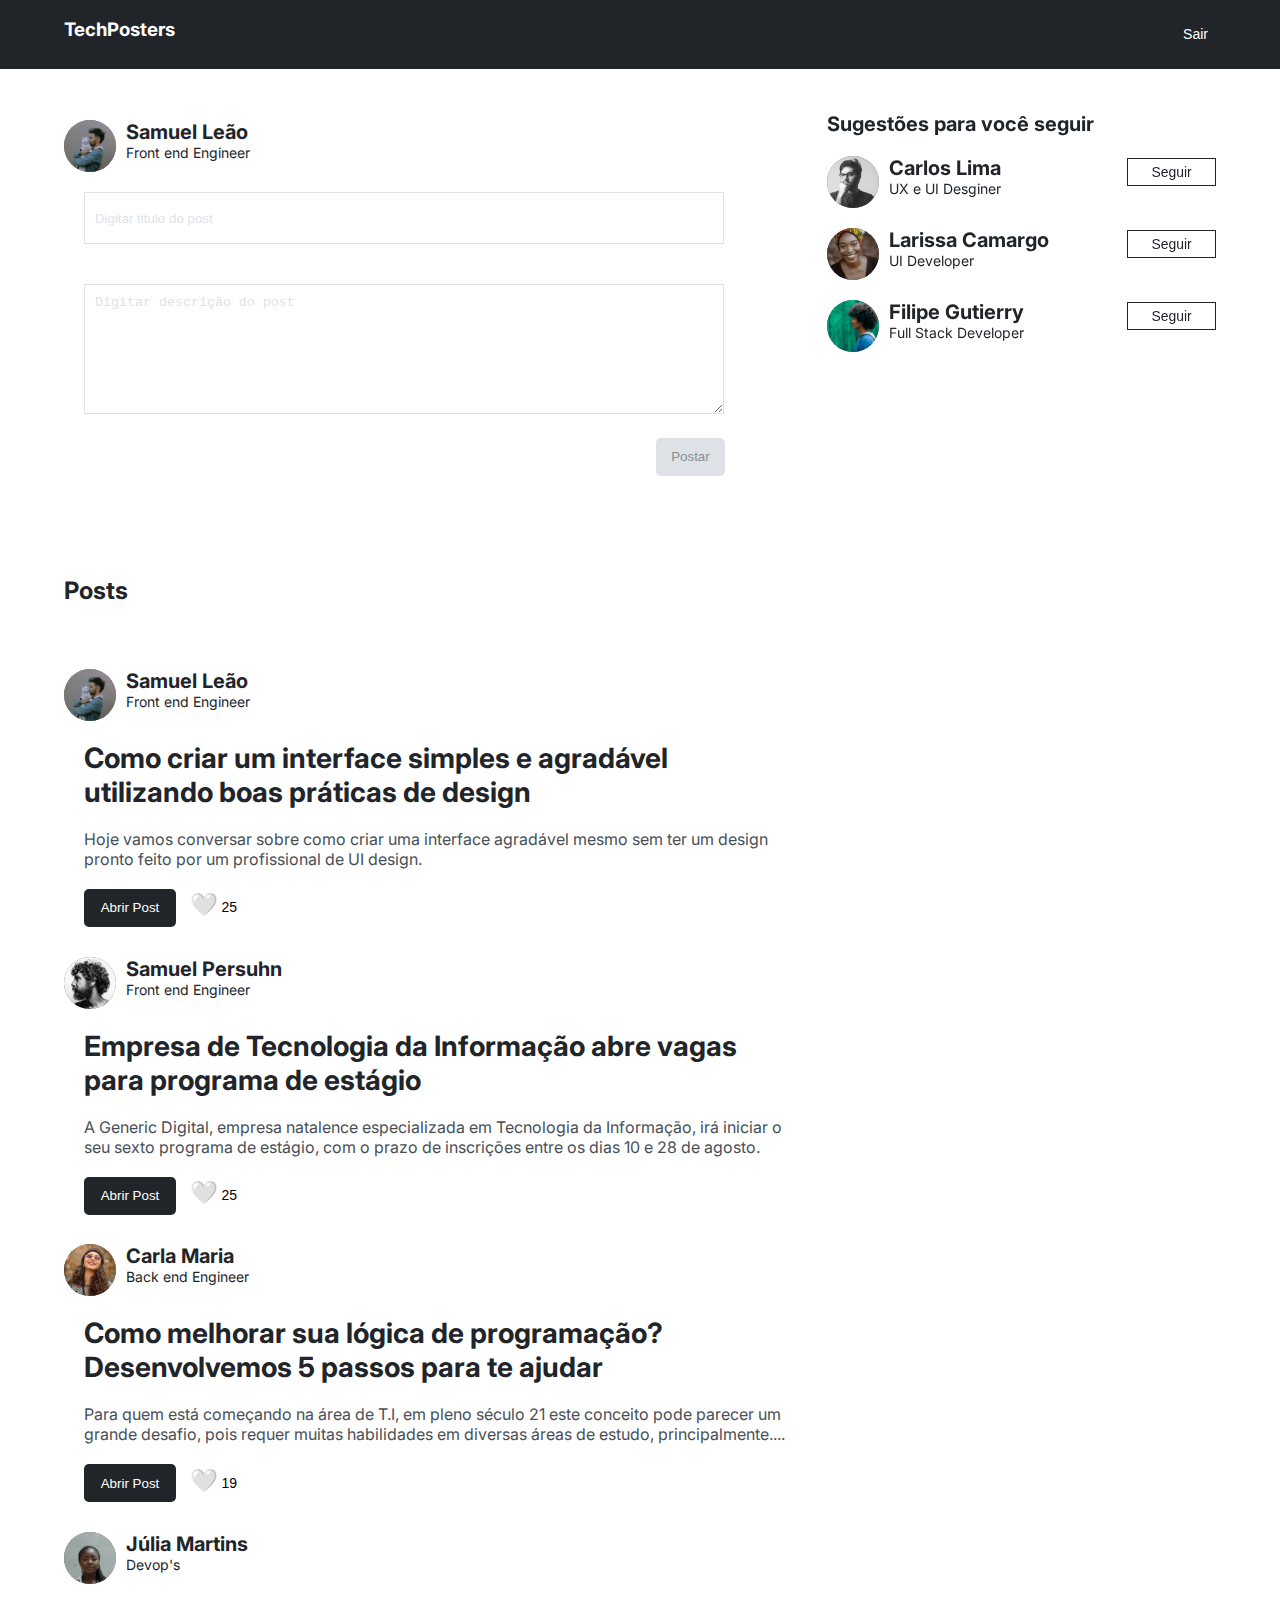
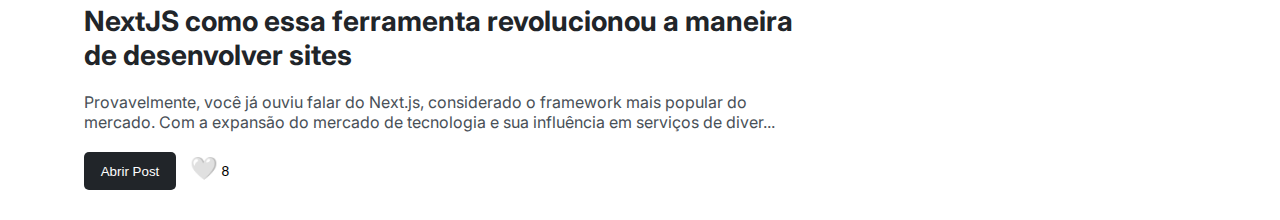
<file: index.html>
<!DOCTYPE html>
<html lang="pt-br">
  <head>
    <meta charset="UTF-8" />
    <meta http-equiv="X-UA-Compatible" content="IE=edge" />
    <meta name="viewport" content="width=device-width, initial-scale=1.0" />
    <link rel="stylesheet" href="./styles/globalStyles.css" />
    <link rel="stylesheet" href="./styles/menu.css" />
    <link rel="stylesheet" href="./styles/inputs.css" />
    <link rel="stylesheet" href="./styles/modal.css">
    <link rel="stylesheet" href="./styles/buttons.css">
    <link rel="stylesheet" href="./styles/mobile.css">
    <link rel="stylesheet" href="./pages/home/style.css">
    <title>TechPosters - Rede Social</title>
  </head>
  <body>
    <header>
      <nav class="container_menu" >
        <div class="menu_items">
          <h3>TechPosters</h3>
          <div>
            <a href="#"><button class="bt_leave">Sair</button></a>
          </div>
        </div>
        </nav>
    </header>

    <section class="container">
      <div>
        <section class="pandding_top">
          <ul>
            <li>
              <div class="user">
                <img src="./assets/img/user1.svg" alt="">
                <span>
                  <h4 class="name font_size20px color_text">Samuel Leão</h4>
                  <p class="craft color_text">Front end Engineer</p>
                </span>
              </div>
              <input class="width_input margin_input pnadding_input borde_color_input" type="text"
              placeholder="Digitar titulo do post">
              <textarea class="width_input margin_input pnadding_input borde_color_input" name="descrição" placeholder="Digitar descrição do post" id="" cols="713" rows="130"></textarea>
              <button class="bt_post">Postar</button>
            </li>
          </ul>
        </section>
            
        <aside class="aside_mobile">
          <h4 class="color_text">Sugestões para você seguir</h4>
          <ul>
            <li class="container_suggestions">
              <span class="user">
                <img src="./assets/img/user3.svg" alt="">
                <span>
                  <h4 class="name font_size20px color_text">Carlos Lima</h4>
                  <p class="craft color_text">UX e UI Desginer</p>
                </span>
              </span>
              <button class="bt_follow" >Seguir</button>
            </li>
            <li class="container_suggestions">
              <span class="user">
                <img src="./assets/img/user6.svg" alt="">
                <span>
                  <h4 class="name font_size20px color_text">Larissa Camargo</h4>
                  <p class="craft color_text">UI Developer</p>
                </span>
              </span>
              <button class="bt_follow">Seguir</button>
            </li>
            <li class="container_suggestions">
              <span class="user">
                <img src="./assets/img/user7.svg" alt="">
                <span>
                  <h4 class="name font_size20px color_text">Filipe Gutierry</h4>
                  <p class="craft color_text">Full Stack Developer</p>
                </span>
              </span>
              <button class="bt_follow">Seguir</button>
            </li>
          </ul>
        </aside>

        <h2 class="margim_bottom color_text ">Posts</h2>
        <ul class="container_posts">
          <li>
            <span class="user">
              <img src="./assets/img/user1.svg" alt="">
              <span>
                <h4 class="name font_size20px color_text">Samuel Leão</h4>
                <p class="craft color_text">Front end Engineer</p>
              </span>
            </span>
            <h3 class="title_post width_text color_text">Como criar um interface simples e agradável utilizando boas práticas de design
            </h3>
            <p class="description width_text">Hoje vamos conversar sobre como criar uma interface agradável mesmo sem ter um design pronto feito por um profissional de UI design. </p>
            <button class="bt_open_post" data-modal="postSamuelLeao" >Abrir Post</button>
            <button class="bt_trasparent"> <small class="bt_heart">🤍</small> <small id="sum">25</small></button>
          </li>
          <li>
            <span class="user">
              <img src="./assets/img/user2.svg" alt="">
              <span>
                <h4 class="name font_size20px color_text">Samuel Persuhn</h4>
                <p class="craft color_text">Front end Engineer</p>
              </span>
            </span>
            <h3 class="title_post width_text color_text">Empresa de Tecnologia da Informação abre vagas para programa de estágio
            </h3>
            <p class="description width_text">A Generic Digital, empresa natalence especializada em Tecnologia da Informação, irá iniciar o seu sexto programa de estágio, com o prazo de inscrições entre os dias 10 e 28 de agosto. </p>
            <button class="bt_open_post" data-modal="postSamuel" >Abrir Post</button>
            <button class="bt_trasparent"> <small class="bt_heart">🤍</small> <small>25</small></button>
          </li>
          <li>
            <span class="user">
              <img src="./assets/img/user4.svg" alt="">
              <span>
                <h4 class="name font_size20px color_text">Carla Maria</h4>
                <p class="craft color_text">Back end Engineer</p>
              </span>
            </span>
            <h3 class="title_post width_text color_text">Como melhorar sua lógica de programação? Desenvolvemos 5 passos para te ajudar
            </h3>
            <p class="description width_text">Para quem está começando na área de T.I, em pleno século 21 este conceito pode parecer um grande desafio, pois requer muitas habilidades em diversas áreas de estudo, principalmente....</p>
            <button class="bt_open_post" data-modal="postCarla">Abrir Post</button>
            <button class="bt_trasparent"> <small class="bt_heart">🤍</small> <small>19</small></button>
          </li>
          <li>
            <span class="user">
              <img src="./assets/img/user5.svg" alt="">
              <span>
                <h4 class="name font_size20px color_text">Júlia Martins</h4>
                <p class="craft color_text">Devop's</p>
              </span>
            </span>
            <h3 class="title_post width_text color_text">NextJS como essa ferramenta revolucionou a maneira de desenvolver sites
            </h3>
            <p class="description width_text">Provavelmente, você já ouviu falar do Next.js, considerado o framework mais popular do mercado. Com a expansão do mercado de tecnologia e sua influência em serviços de diver...</p>
            <button class="bt_open_post" data-modal="postJulia" >Abrir Post</button>
            <button class="bt_trasparent"> <small class="bt_heart">🤍</small> <small>8</small></button>
          </li>
        </ul>
      </div>
        
      <aside class="aside_desktop">
        <h4 class="font_size20px color_text">Sugestões para você seguir</h4>
        <ul>
          <li class="container_suggestions">
            <span class="user">
              <img src="./assets/img/user3.svg" alt="">
              <span>
                <h4 class="name font_size20px color_text">Carlos Lima</h4>
                <p class="craft color_text">UX e UI Desginer</p>
              </span>
            </span>
            <button class="bt_follow" >Seguir</button>
          </li>
          <li class="container_suggestions">
            <span class="user">
              <img src="./assets/img/user6.svg" alt="">
              <span>
                <h4 class="name font_size20px color_text">Larissa Camargo</h4>
                <p class="craft color_text">UI Developer</p>
              </span>
            </span>
            <button class="bt_follow">Seguir</button>
          </li>
          <li class="container_suggestions">
            <span class="user">
              <img src="./assets/img/user7.svg" alt="">
              <span>
                <h4 class="name font_size20px color_text">Filipe Gutierry</h4>
                <p class="craft color_text">Full Stack Developer</p>
              </span>
            </span>
            <button class="bt_follow">Seguir</button>
          </li>
        </ul>
      </aside>

    </section>

    <div class="wrappe_modal" id="postSamuelLeao">
      <article class="container_modal">
        <div class="box_user_remove">
          <span class="user">
            <img src="./assets/img/user1.svg" alt="">
            <span>
              <h4 class="name color_text">Samuel Leão</h4>
              <p class="craft color_text">Front end Engineer</p>
            </span>
          </span>
          <span>
            <button class="buttonRemove_modal" data-modal="postSamuelLeao">X</button>
          </span>
        </div>
        <h3 class="title_post color_text">Como criar um interface simples e agradável utilizando boas práticas de design
        </h3>
        <p class="description_modal">Hoje vamos conversar sobre como criar uma interface agradável mesmo sem ter um design pronto feito por um profissional de UI design.</p>

        <p class="description_modal">Antes de iniciar a criação de qualquer projeto, busque referências de aplicações que tenham a ver com o nicho que você está desenvolvendo. Por exemplo, quando quero criar um e-commerce de roupas, vou reservar um momento para buscar por aplicações do gênero, tanto acessando ou baixando apps e vendo o que se repete de informações em cada um dos aplicativos e sites referentes a compra de roupas, e também, observar cores que normalmente você enxerga em cada um dos apps.</p>
      </article>
    </div>

    <div class="wrappe_modal" id="postSamuel">
      <article class="container_modal">
        <div class="box_user_remove">
          <span class="user">
            <img src="./assets/img/user2.svg" alt="">
            <span>
              <h4 class="name font_size20px color_text">Samuel Persuhn</h4>
              <p class="craft color_text">Front end Engineer</p>
            </span>
          </span>
          <span>
            <button class="buttonRemove_modal" data-modal="postSamuel">X</button>
          </span>
        </div>
        <h3 class="title_post color_text">Empresa de Tecnologia da Informação abre vagas para programa de estágio
        </h3>
        <p class="description_modal">A Generic Digital, empresa natalence especializada em Tecnologia da Informação, irá iniciar o seu sexto programa de estágio, com o prazo de inscrições entre os dias 10 e 28 de agosto.
        </p>
        <p class="description_modal">
          O programa é conhecido como Generic Wars, com inspiração nos filmes Star Wars. Nas histórias, os iniciantes fazem treinamentos para se tornar cavaleiros Jedi, que compõem o lado bom da força.
        </p>
        <p class="description_modal">A empresa explica que este princípio também é aplicado na empresa, em que a ideia é desenvolver talentos na área de tecnologia que vão aprender, desde cedo, a colocar a mão na massa, atuando diretamente com clientes nacionais e internacionais.</p>
      </article>
    </div>

      <div class="wrappe_modal" id="postCarla">
        <article class="container_modal">
          <div class="box_user_remove">
            <span class="user">
              <img src="../../assets/img/user4.svg" alt="">
              <span>
                <h4 class="name font_size20px color_text">Carla Maria</h4>
                <p class="craft color_text">Back end Engineer</p>
              </span>
            </span>
            <span>
              <button class="buttonRemove_modal" data-modal="postCarla">X</button>
            </span>
          </div>
          <h3 class="title_post width_text color_text">Como melhorar sua lógica de programação? Desenvolvemos 5 passos para te ajudar
          </h3>
          <p class="description_modal">p class="description_modal"ara quem está começando na área de T.I, em pleno século 21 este conceito pode parecer um grande desafio, pois requer muitas habilidades em diversas áreas de estudo, principalmente lógica</p>

          <p class="description_modal">Como já informado, algoritmos são um conjunto de passos definidos para gerar um resultado. Aprender o conceito de instruções simples é a primeira etapa para compreender lógica de programação. No seu dia a dia você já aplicou um algoritmo e não percebeu. Como exemplo temos a instrução “escovar os dentes”:</p>
            
          <p class="description_modal">
            - Pegar escova;
            - Ligar torneira
            - Limpar escova;
            - Fechar torneira;
            - Colocar pasta na escova;
            - Escovar os dentes;
          </p>
        </article>
      </div>

      <div class="wrappe_modal" id="postJulia">
        <article class="container_modal">
          <div class="box_user_remove">
            <span class="user">
              <img src="./assets/img/user5.svg" alt="">
              <span>
                <h4 class="name font_size20px color_text">Júlia Martins</h4>
                <p class="craft color_text">Devop's</p>
              </span>
            </span>
            <span>
              <button class="buttonRemove_modal" data-modal="postJulia">X</button>
            </span>
          </div>
          <h3 class="title_post color_text">NextJS como essa ferramenta revolucionou a maneira de desenvolver sites
          </h3>
          <p class="description_modal">Provavelmente, você já ouviu falar do Next.js, considerado o framework mais popular do mercado. Com a expansão do mercado de tecnologia e sua influência em serviços de diversos segmentos</p>

          <p class="description_modal">Para tornar o carregamento de páginas mais rápido, o Next.js quebra o código automaticamente e é assim que assegura uma capacidade de carregamento de página mais rápida, já que os sites são criados para suportar um grande volume de acessos.</p>
        </article>
      </div>
  </body>
  <script src="./pages/home/index.js"></script>
</html>
</file>
<file: styles/globalStyles.css>
@import url('https://fonts.googleapis.com/css2?family=Inter:wght@400;500;600;700&display=swap');
@import url('https://fonts.googleapis.com/css2?family=Nunito:wght@200&display=swap');

* {
    margin: 0;
    padding: 0;
    box-sizing: border-box;
}

:root{
    --color-blue-1: #4263EB;
    --color-blue-2: #364FC7;
    --color-blue-3: #EDF2FF;
    --color-grey-0: #0A0C0D;
    --color-grey-1: #212529;
    --color-grey-2: #495057;
    --color-grey-3: #868E96;
    --color-grey-4: #DEE2E6;
    --color-grey-5: #F8F9FA;
    --color-white-fixed: #ffffff;
    --color-grey-opacity-1: rgba(33, 37, 41, 0.5);
    --radius-1: 0.25rem;
    --font-family-1: "Inter", sans-serif;
    --font-family-2: 'Nunito', sans-serif;
}

body{
    font-family: var(--font-family-1);
    background: var(--color-white-fixed);
    
}

ul{
    list-style: none;
}
</file>
<file: styles/menu.css>
.container_menu{
    width: 100%;
    color: var(--color-white-fixed);
    background-color: var(--color-grey-1);
    padding: 1.15rem 0;
    position: fixed;
    top: 0;
    z-index: 1;
    
}

.menu_items{
    display: flex;
    justify-content: space-between;
    padding: 0px 4rem;
}

.bt_leave{
    background-color: transparent;
    color: var(--color-white-fixed);
    height: 2rem;
    padding: 0.5rem;
    border: none;
    border-radius: var(--radius-1);
    font-size: 0.875rem;
}

.bt_leave:hover{
    background-color: var(--color-grey-2);
}
</file>
<file: styles/inputs.css>
.width_input{
    width: 40rem;
}

.margin_input{
    margin: 1.25rem;
}

.pnadding_input{
    padding: 0.62rem;
}
.borde_color_input{
    border: solid 1px var(--color-grey-4);
}

input{
    height: 3.25rem;
}
input::placeholder{
    color: var(--color-grey-4);
}

textarea{
    height: 8.12rem;
}

textarea::placeholder{
    color: var(--color-grey-4);
}
</file>
<file: styles/modal.css>
.wrappe_modal{
    position: absolute;
    width: 100vw;
    height: 118.75rem;
    left: 0rem;
    top: 0rem;
    display: none;
    background: var(--color-grey-opacity-1);
    z-index: 1; 
}

.container_modal{
    width: 47.56rem;
    position: fixed;
    left: calc(50vw - 21.25rem);
    top: calc(15vh);
    padding: 0 1.25rem 1.25rem 1.25rem;
    background: var(--color-white-fixed);
    border-radius: 8px;
}

.box_user_remove{
    width: 95%;
    display: flex;
    position: relative;
    align-items: center;

}

.show_screen{
    display: flex;
}

.buttonRemove_modal{
    position: absolute;
    top: 10px;
    right: -20px;
    width: 2rem;
    height: 2rem;
    font-family: var(--font-family-2);
    background: transparent;
    border-radius: 50%;
    border: transparent;
    color: var(--color-grey-3);
    background-color: var(--color-grey-5);
}

.description_modal{
    font-size: 1rem;
    padding: 0 1rem;
    text-align: justify;
    line-height: 150%;
    padding-bottom: 0.62rem;
    color: var(--color-grey-2);
}
</file>
<file: styles/buttons.css>
.bt_post{
    width: 4.31rem;
    height: 2.37rem;
    margin-left: 37rem;
    color: var(--color-grey-3);
    background: var(--color-grey-4);
    border: transparent;
    border-radius: 0.31rem;
    margin-bottom: 6.25rem;
    transition: 1s;
}

.bt_post:hover{
    color: var(--color-white-fixed);
    background-color: var(--color-blue-1);
    transition: 1s;
}

.bt_open_post{
    width: 5.75rem;
    height: 2.37rem;
    color: var(--color-white-fixed);
    background: var(--color-grey-1);
    border: transparent;
    border-radius: 0.31rem;
    margin-left: 1.25rem;
}

.bt_open_post:hover{
    background-color: var(--color-grey-0);
}

.bt_heart{
    font-size: 1.40rem;
    margin-left: 0.62rem;
}

.bt_follow{
    width: 5.56rem;
    height: 1.75rem;
    font-size: 0.87rem;
    color: var(--color-grey-1);
    background-color: var(--color-white-fixed);
    border: solid 1px var(--color-grey-1);
    transition: 1s;
}

.bt_follow:hover{
    color: var(--color-blue-1);
    border: solid 1px var(--color-blue-1);
    background: var(--color-blue-3);
    transition: 1s;
}

.bt_following{
    width: 5.56rem;
    height: 1.75rem;
    font-size: 0.87rem;
    color: var(--color-white-fixed);
    background-color: var(--color-blue-1);
    border: 1px solid var(--color-blue-1);
}

.bt_trasparent{
    background-color: transparent;
    border: transparent;
}
</file>
<file: styles/mobile.css>
@media(max-width: 425px){
    .aside_desktop{
        display: none;
    }
    
    input,
    textarea{
        max-width: 24rem;
    }

    .bt_post{
        margin-left: 21rem;
    }

    .aside_mobile{
        height: 182px;
        margin-bottom: 1rem;
    
    }

    .aside_mobile > h4{
        margin-top: -4.37rem;
        font-size: 1.25rem;

    }

    .aside_mobile > ul{
        width: 24rem;
        display: flex;
        overflow: scroll;
    }

    .aside_mobile > ul > li{
        display: flex;
        flex-direction: column;
        margin-bottom: 0.43rem;
        
    }

    .bt_follow{
        margin-top: 0.62rem;
        margin-left: -10rem;
        
    }

    .title_post{
        max-width: 21rem;
        font-size: 1.75rem;
        

    }

    .description{
        max-width: 24rem;
        -webkit-line-clamp: 5;
    }

    .wrappe_modal{
        width: 28.12rem;
        height: 2448px;
        background: var(--color-grey-opacity-1);
        
    }
    
    .container_modal{
        width: 24rem;
        position: fixed;
        left: 1.68rem;
        top: 2.81rem;
        padding: 0 1.25rem 1.25rem 1.25rem;
        background: var(--color-white-fixed);
        border-radius: 8px;
    }

}

@media(min-width: 425px){
    .aside_mobile{
        display: none;
    }
}
</file>
<file: pages/home/style.css>
.container{
    max-width: 90%;
    display: flex;
    justify-content: space-between;
    margin: auto;
}

img{
    width: 3.25rem;
    height: 3.25rem;
}

.user{
    width: 15.62rem;
    display: flex;
    gap: 0.62rem;
    margin-top: 1.25rem;
}

.name{
    width: 100%;
    height: 1.5rem;
}

.craft{
    font-size: 0.875rem;
    color: var(--color-grey-2);
}

.width_text{
    width: 44.56rem;
}

.title_post{
    margin: 1.25rem ;
    font-size: 1.75rem;
}

.description{
    font-size: 1rem;
    margin: 1.25rem;
    display: -webkit-box;
    text-overflow: ellipsis;
    overflow: hidden;
    -webkit-line-clamp: 2;
    -webkit-box-orient: vertical;
    color: var(--color-grey-2);
}

.container_posts > li{
    margin-bottom: 1.87rem;
}

small{
    font-size: 0.87rem;
}

.aside_desktop{
    width: 25rem;
    height: 20rem;
    margin-top: 6.25rem;
    position: sticky;
    top: 7rem;
    z-index: 0;
}

.container_suggestions{
    display: flex;
    align-items: center;
    gap: 3.12rem;
    
}

.color_text{
    color: var(--color-grey-1);
}

.font_size20px{
    font-size: 1.25rem;
}

.pandding_top{
    padding-top: 6.25rem;
}

.margim_bottom{
    margin-bottom: 4rem;
}
</file>
